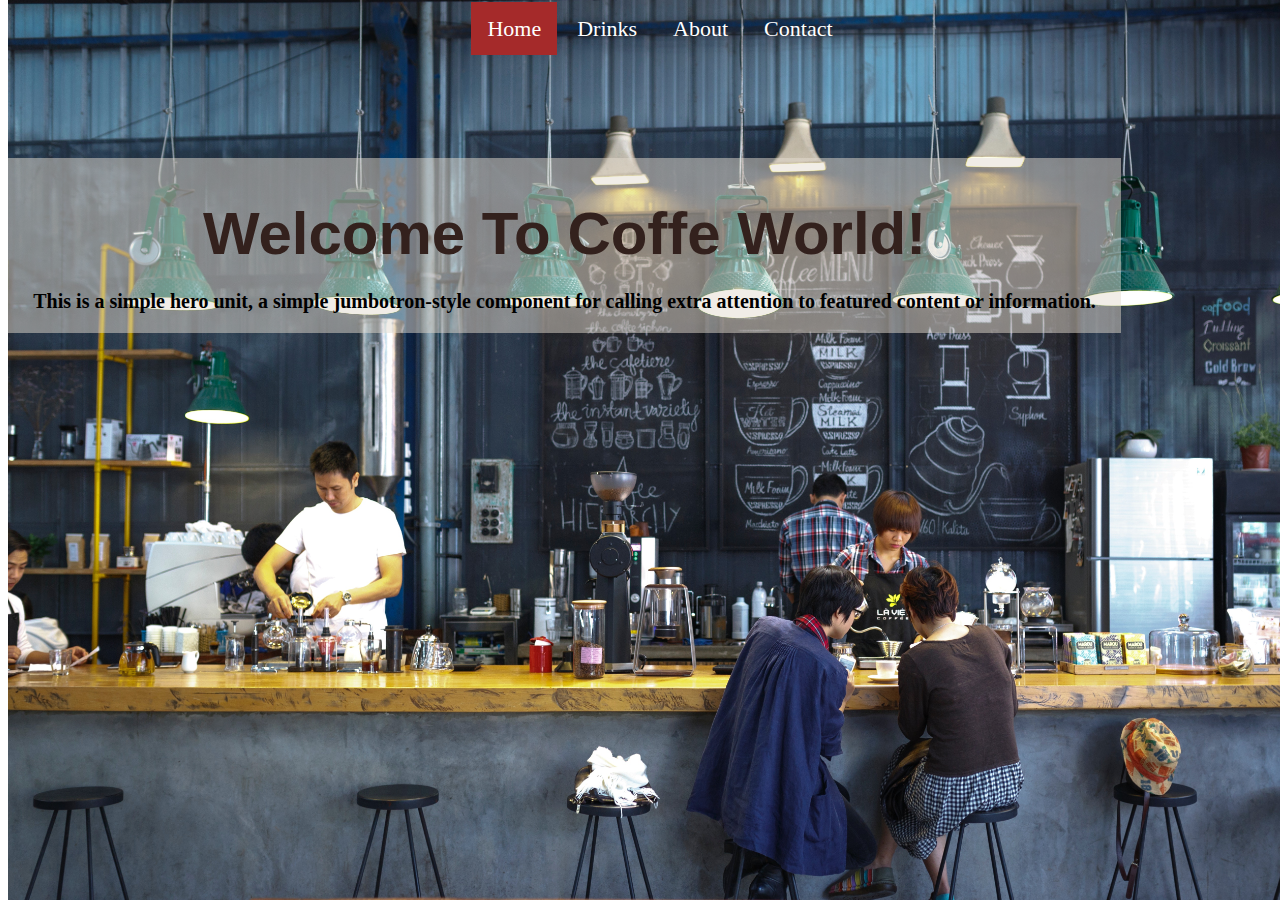
<file: css-odev1/index.html>
<!DOCTYPE html>
<html lang="tr">
  <head>
    <meta charset="UTF-8" />
    <meta http-equiv="X-UA-Compatible" content="IE=edge" />
    <meta name="viewport" content="width=device-width, initial-scale=1.0" />
    <link rel="stylesheet" href="css/style.css" />
    <title>My Products</title>
  </head>
  <body>
    <div class="bg"></div>

    <div class="navbar">
      <ul>
        <li><a class="active" href="index.html">Home</a></li>
        <li><a href="drinks.html">Drinks</a></li>
        <li><a href="about.html">About</a></li>
        <li><a href="contact.html">Contact</a></li>
      </ul>
    </div>

    <div class="jumbotron">
      <h1 class="display-4">Welcome To Coffe World!</h1>
      <p class="lead">
        This is a simple hero unit, a simple jumbotron-style component for
        calling extra attention to featured content or information.
      </p>
    </div>
  </body>
</html>
</file>
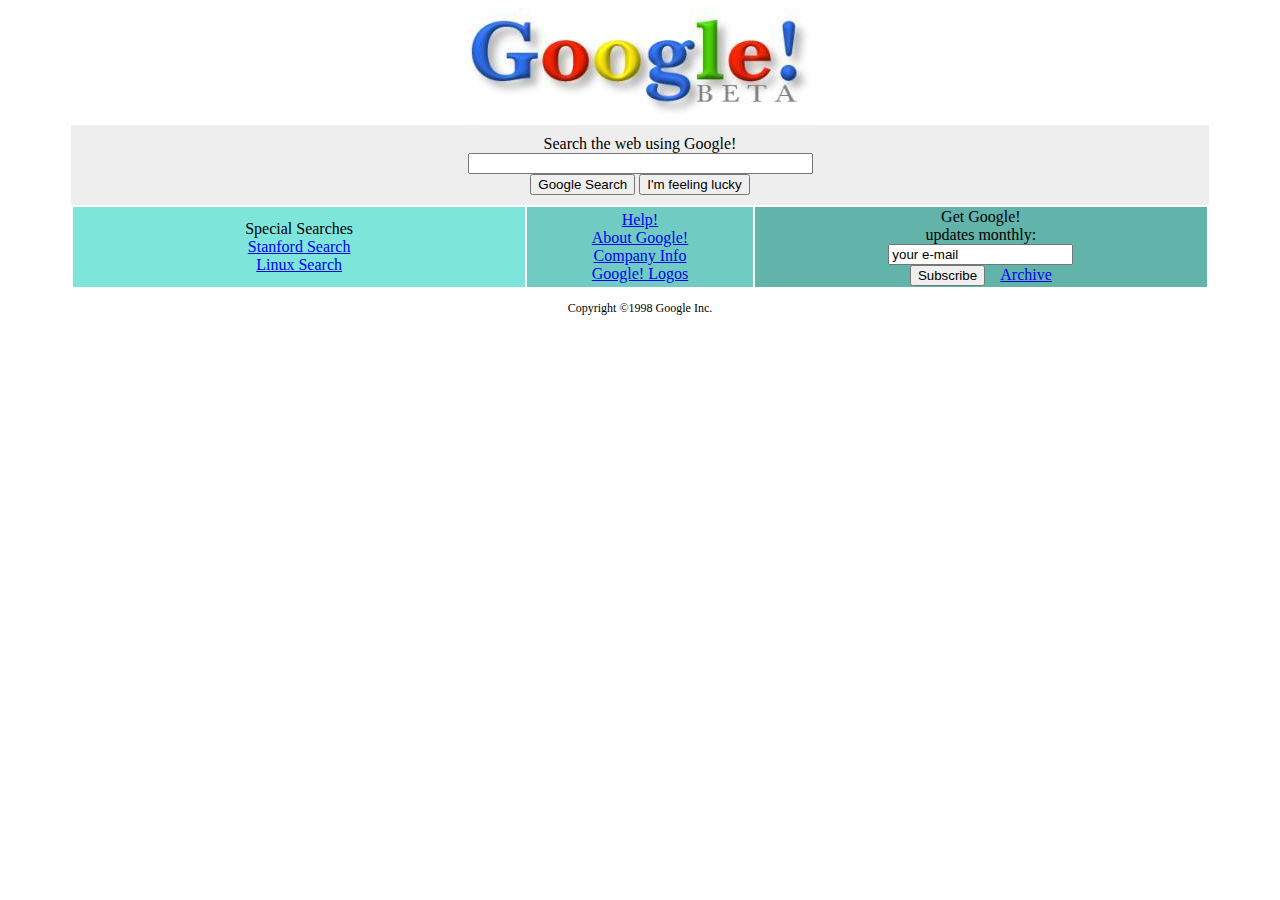
<file: css-odev2/index.html>
<!DOCTYPE html>
<html lang="en">
  <head>
    <meta charset="UTF-8" />
    <meta http-equiv="X-UA-Compatible" content="IE=edge" />
    <meta name="viewport" content="width=device-width, initial-scale=1.0" />
    <link rel="stylesheet" href="css/style.css">
    <title>Document</title>
  </head>
  <body>
   <div class="container">
    <form
    method="GET"
    action="https://web.archive.org/web/19981202230410/http://www.google.com/search"
  >
  <img src="img/google.jpg" alt="Google!" />
  <div class="form-element">
      Search the web using Google! <br />
      <input type="text" name="q" value="" size="40" /><br />
      <input type="submit" value="Google Search" />
      <input type="submit" name="sa" value="I'm feeling lucky" /><br />
  </div>
  </form>
  <table>
    <tr>
      <td>
        Special Searches<br />
        <a href="https://web.archive.org/web/19981202230410/http://www.google.com/stanford"
          >Stanford Search</a
        ><br />
        <a href="https://web.archive.org/web/19981202230410/http://www.google.com/linux"
          >Linux Search</a
        ><br />
      </td>
      <td>
        <a href="https://web.archive.org/web/19981202230410if_/http://www.google.com/help.html">Help!</a> <br />
        <a href="https://web.archive.org/web/19981202230410if_/http://www.google.com/about.html">About Google!</a> <br />
        <a href="https://web.archive.org/web/19981202230410if_/http://www.google.com/company.html">Company Info</a> <br />
        <a href="https://web.archive.org/web/19981202230410if_/http://www.google.com/stickers.html">Google! Logos</a> <br />
      </td>
      <td>
        <form
          method="GET"
          action="https://web.archive.org/web/19981202230410/http://www.findmail.com/cgi-bin/subscribe.py"
        >
          Get Google! <br />
          updates monthly: <br />
          <input type="hidden" name="listname" value="google-friends" />
          <input type="text" name="emailaddr" value="your e-mail" /> <br />
          <input type="submit" name="SubmitAction" value="Subscribe" />
          &nbsp;&nbsp;
          <a
            href="https://web.archive.org/web/19981202230410/http://www.findmail.com/list/google-friends/"
            >Archive</a
          >
        </form>
      </td>
    </tr>
  </table>

  <p class="fs-12">Copyright &copy;1998 Google Inc.</p>
   </div>
  </body>
</html>
</file>
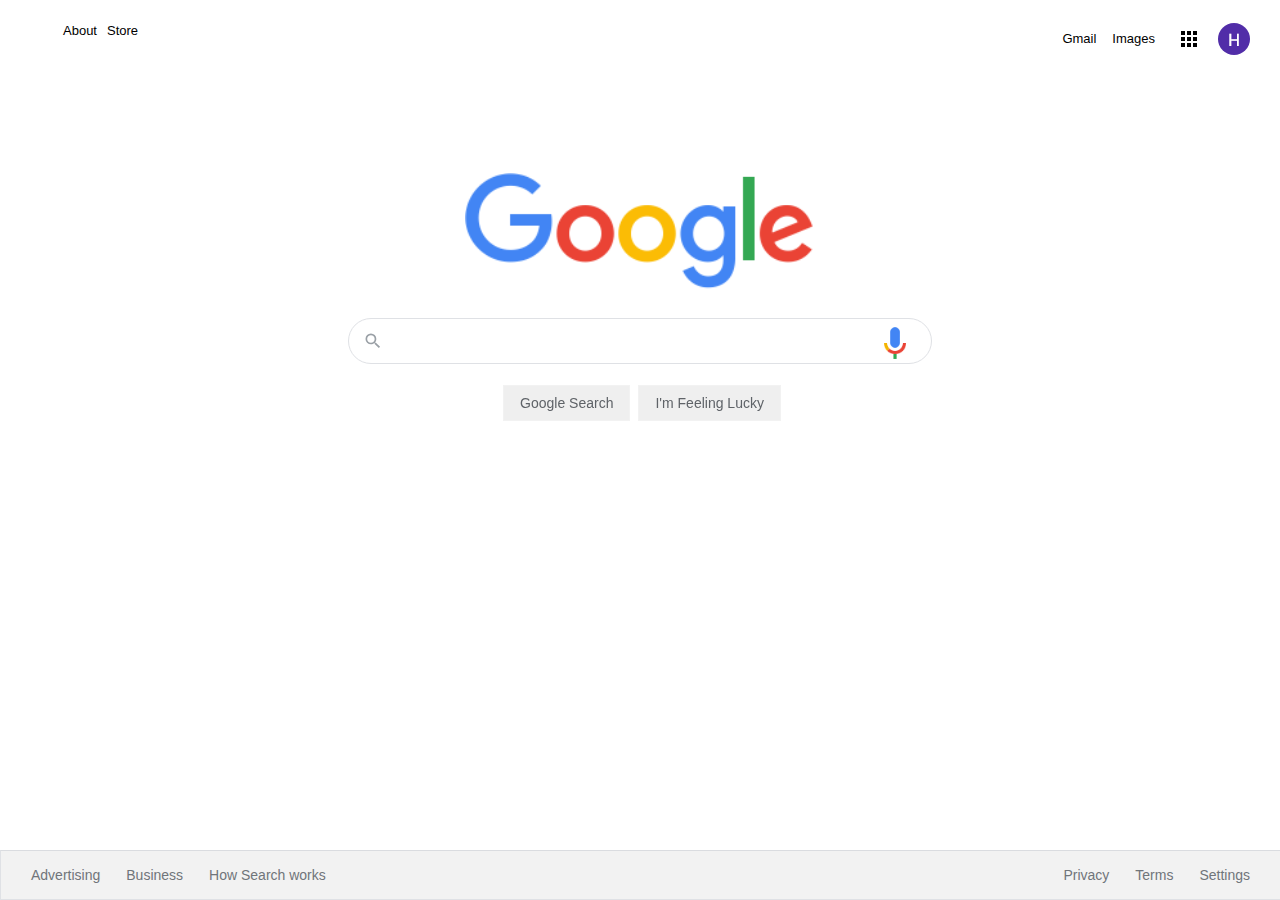
<file: css-odev3/index.html>
<!DOCTYPE html>
<html lang="en">
  <head>
    <meta charset="UTF-8" />
    <meta name="viewport" content="width=device-width, initial-scale=1.0" />
    <link rel="stylesheet" href="css/style.css" />
    <title>Google</title>
  </head>
  <body>
    <div class="panel">
      <nav>
        <ul class="header left">
          <li class="headerli">
            <a
              href="https://about.google.com"
              >About</a
            >
          </li>
          <li class="headerli">
            <a
              href="https://store.google.com"
              >Store</a
            >
          </li>
          </ul>

        <ul class="header">
          <li style="margin: 8px" class="headerli">
            <a href="https://mail.google.com/mail/?tab=wm&authuser=0&ogbl"
              >Gmail</a
            >
          </li>
          <li style="margin: 8px; margin-left: -2px;" class="headerli">
            <a
              href="https://www.google.com.tr/imghp?hl=en&tab=wi&authuser=0&ogbl"
              >Images</a
            >
          </li>
          <li style="margin: 8px" class="headerli">
            <a href="https://www.google.com.tr/intl/en/about/products?tab=wh"
              ><img src="assets/appsbutton.svg" alt="" style="width: 16px; height: 16px; margin-right: 3px;"></a
            >
          </li>

          <li class="pic headerli">
            <a href="https://www.github.com/HuseyinKaraman" target="_blank"
              ><img
                src="assets/huseyin.png"
                alt=""
                style="margin-right: 1px;"
            /></a>
          </li>
        </ul>
      </nav>
      <div class="container">
        <img
          src="assets/logo.png"
          width="350px"
          alt=""
        />
      </div>
      <div class="search-area">
        <div class="search">
          <div class="search-img">
            <span>
              <svg
                focusable="false"
                xmlns="http://www.w3.org/2000/svg"
                viewBox="0 0 24 24"
              >
                <path
                  d="M15.5 14h-.79l-.28-.27A6.471 6.471 0 0 0 16 9.5 6.5 6.5 0 1 0 9.5 16c1.61 0 3.09-.59 4.23-1.57l.27.28v.79l5 4.99L20.49 19l-4.99-5zm-6 0C7.01 14 5 11.99 5 9.5S7.01 5 9.5 5 14 7.01 14 9.5 11.99 14 9.5 14z"
                ></path>
              </svg>
            </span>
          </div>
          <div class="input-enter">
            <div class="input-area">
              <input
                type="text"
                class="input"
                maxlength="2048"
                autofocus="true"
              />
            </div>
          </div>
          <span class="voice-img">
            <a href="http://www.google.com">
              <img src="./assets/voicelogo.png" alt="">
            </a>
          </span>
        </div>
      </div>

      <div class="buttons">
        <a href=""
          ><button class="googlesearch">Google Search</button></a
        >
        <a href=""
          ><button class="feelinglucky">I'm Feeling Lucky</button></a
        >
      </div>
    </div>

    <nav>
      <ul class="footer">
        <li class="footerli">
          <a
            href="https://ads.google.com"
            >Advertising</a
          >
        </li>
        <li class="footerli">
          <a
            href="https://about.google/?utm_source=google-TR&utm_medium=referral&utm_campaign=hp-footer&fg=1"
            >Business</a
          >
        </li>
        <li class="footerli">
          <a href="https://google.com/search/howsearchworks/?fg=1"
            >How Search works</a
          >
        </li>

        <li class="footerli" style="float: right; margin-right: 35px">
          <a href="https://www.google.com/preferences?hl=en">Settings</a>
        </li>

        <li class="footerli" style="float: right">
          <a href="https://policies.google.com/terms?hl=en-TR&fg=1">Terms</a>
        </li>

        <li class="footerli" style="float: right">
          <a href="https://policies.google.com/privacy?hl=en-TR&fg=1">Privacy</a>
        </li>
      </ul>
    </nav>
  </body>
</html>
</file>
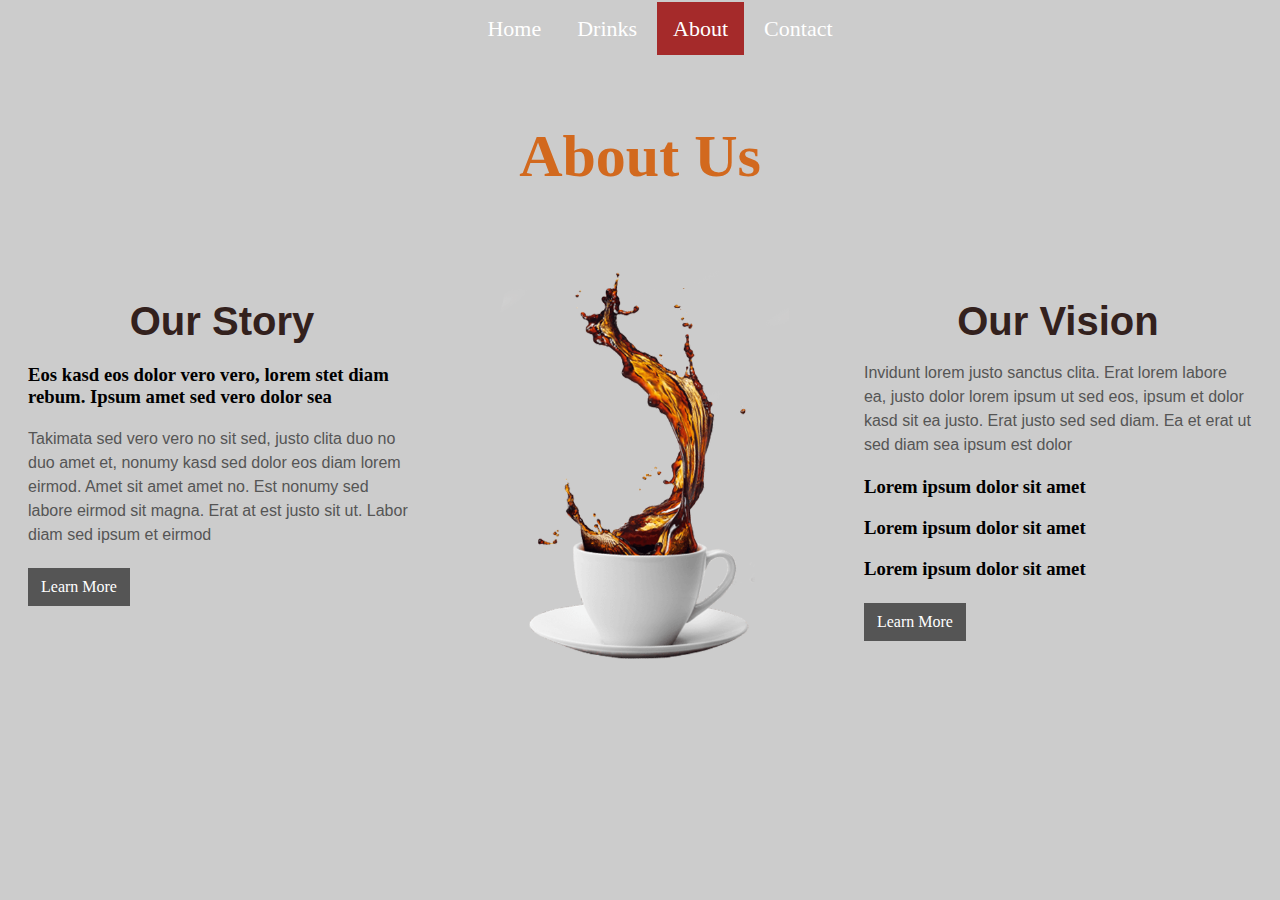
<file: css-odev1/about.html>
<!DOCTYPE html>
<html lang="en">
<head>
    <meta charset="UTF-8">
    <meta http-equiv="X-UA-Compatible" content="IE=edge">
    <meta name="viewport" content="width=device-width, initial-scale=1.0">
    <link rel="stylesheet" href="css/style.css">
    <title>About Us</title>
    <style>
        body {
            background-color: #ccc;
        }
    </style>
</head>
<body>

    <div class="navbar">
        <ul>
            <li><a href="index.html">Home</a></li>
            <li><a href="drinks.html">Drinks</a></li>
            <li><a class="active" href="about.html">About</a></li>
            <li><a href="contact.html">Contact</a></li>
        </ul>
    </div>
    
<!-- About Start -->
<div class="container-fluid">
        <div class="section-title">
            <h4>About Us</h4>
        </div>
        <div class="row">
            <div class="col-4">
                <h1>Our Story</h1>
                <h3>Eos kasd eos dolor vero vero, lorem stet diam rebum. Ipsum amet sed vero dolor sea</h3>
                <p>Takimata sed vero vero no sit sed, justo clita duo no duo amet et, nonumy kasd sed dolor eos diam lorem eirmod. Amet sit amet amet no. Est nonumy sed labore eirmod sit magna. Erat at est justo sit ut. Labor diam sed ipsum et eirmod</p>
                <a href="" class="btn">Learn More</a>
            </div>
            <div class="col-4">
                <img src="img/about.png" style="object-fit: cover;">
            </div>
            <div class="col-4">
                <h1>Our Vision</h1>
                <p>Invidunt lorem justo sanctus clita. Erat lorem labore ea, justo dolor lorem ipsum ut sed eos, ipsum et dolor kasd sit ea justo. Erat justo sed sed diam. Ea et erat ut sed diam sea ipsum est dolor</p>
                <h3><i class="fa fa-check"></i>Lorem ipsum dolor sit amet</h3>
                <h3><i class="fa fa-check"></i>Lorem ipsum dolor sit amet</h3>
                <h3><i class="fa fa-check"></i>Lorem ipsum dolor sit amet</h3>
                <a href="" class="btn">Learn More</a>
            </div>
        </div>
</div>
</body>
</html>
</file>
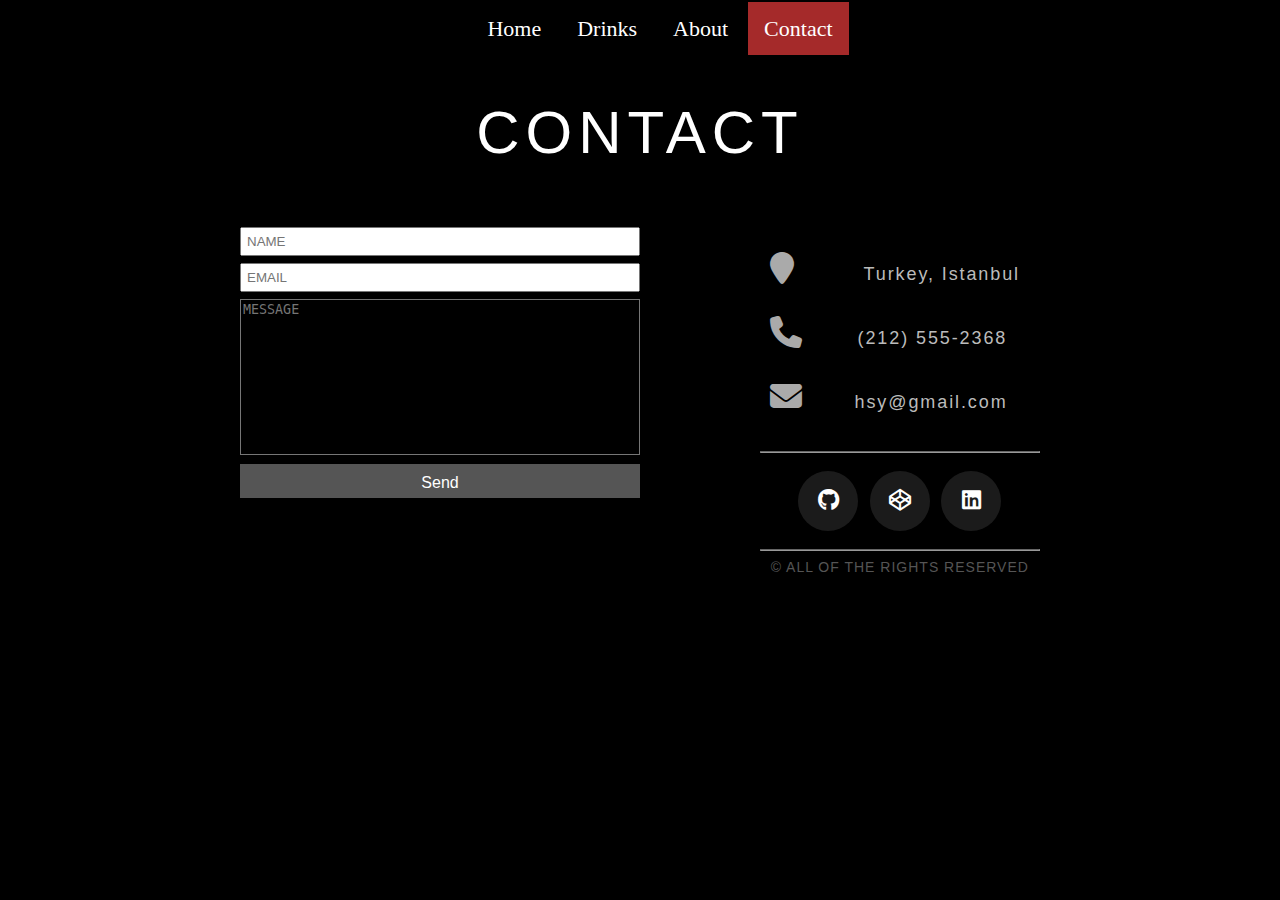
<file: css-odev1/contact.html>
<!DOCTYPE html>
<html lang="tr">
  <head>
    <meta charset="UTF-8" />
    <meta http-equiv="X-UA-Compatible" content="IE=edge" />
    <meta name="viewport" content="width=device-width, initial-scale=1.0" />
    <link
      rel="stylesheet"
      href="https://cdnjs.cloudflare.com/ajax/libs/font-awesome/6.3.0/css/all.min.css"
    />
    <link rel="stylesheet" href="css/style.css" />
    <title>My Products</title>
    <style>
      body {
        margin: 0;
        padding: 0;
        background-color: #000;
        padding-bottom: 100px;
      }
    </style>
  </head>
  <body>
    <div class="navbar">
      <ul>
        <li><a href="index.html">Home</a></li>
        <li><a href="drinks.html">Drinks</a></li>
        <li><a href="about.html">About</a></li>
        <li><a class="active" href="contact.html">Contact</a></li>
      </ul>
    </div>

    <section id="contact">
      <h1 class="section-header">Contact</h1>

      <div class="contact-wrapper">
        <form id="contact-form">
          <input
            type="text"
            class="form-control"
            id="name"
            placeholder="NAME"
            name="name"
          />

          <input
            type="email"
            id="email"
            class="form-control"
            placeholder="EMAIL"
            name="email"
          />

          <textarea rows="10" placeholder="MESSAGE" name="message"></textarea>

          <button class="btn btn-primary send-button" id="submit" type="submit">
            Send
          </button>
        </form>

        <div class="direct-contact-container">
          <ul class="contact-list">
            <li class="list-item">
              <i class="fa fa-map-marker fa-2x">
                <span class="contact-text place">Turkey, Istanbul</span></i
              >
            </li>

            <li class="list-item">
              <i class="fa fa-phone fa-2x"
                ><span class="contact-text phone"
                  ><a href="tel:1-212-555-5555" title="Give me a call"
                    >(212) 555-2368</a
                  ></span
                ></i
              >
            </li>

            <li class="list-item">
              <i class="fa fa-envelope fa-2x"
                ><span class="contact-text gmail"
                  ><a href="mailto:hsy.krmn@gmail.com" title="Send me an email"
                    >hsy@gmail.com</a
                  ></span
                ></i
              >
            </li>
          </ul>

          <hr />
          <ul class="social-media-list">
            <li>
              <a href="#" target="_blank" class="contact-icon">
                <i class="fa-brands fa-github"></i
              ></a>
            </li>
            <li>
              <a href="#" target="_blank" class="contact-icon">
                <i class="fa-brands fa-codepen"></i
              ></a>
            </li>
            <li>
              <a href="#" target="_blank" class="contact-icon">
                <i class="fa-brands fa-linkedin"></i>
              </a>
            </li>
          </ul>
          <hr />

          <div class="copyright">&copy; ALL OF THE RIGHTS RESERVED</div>
        </div>
      </div>
    </section>
  </body>
</html>
</file>
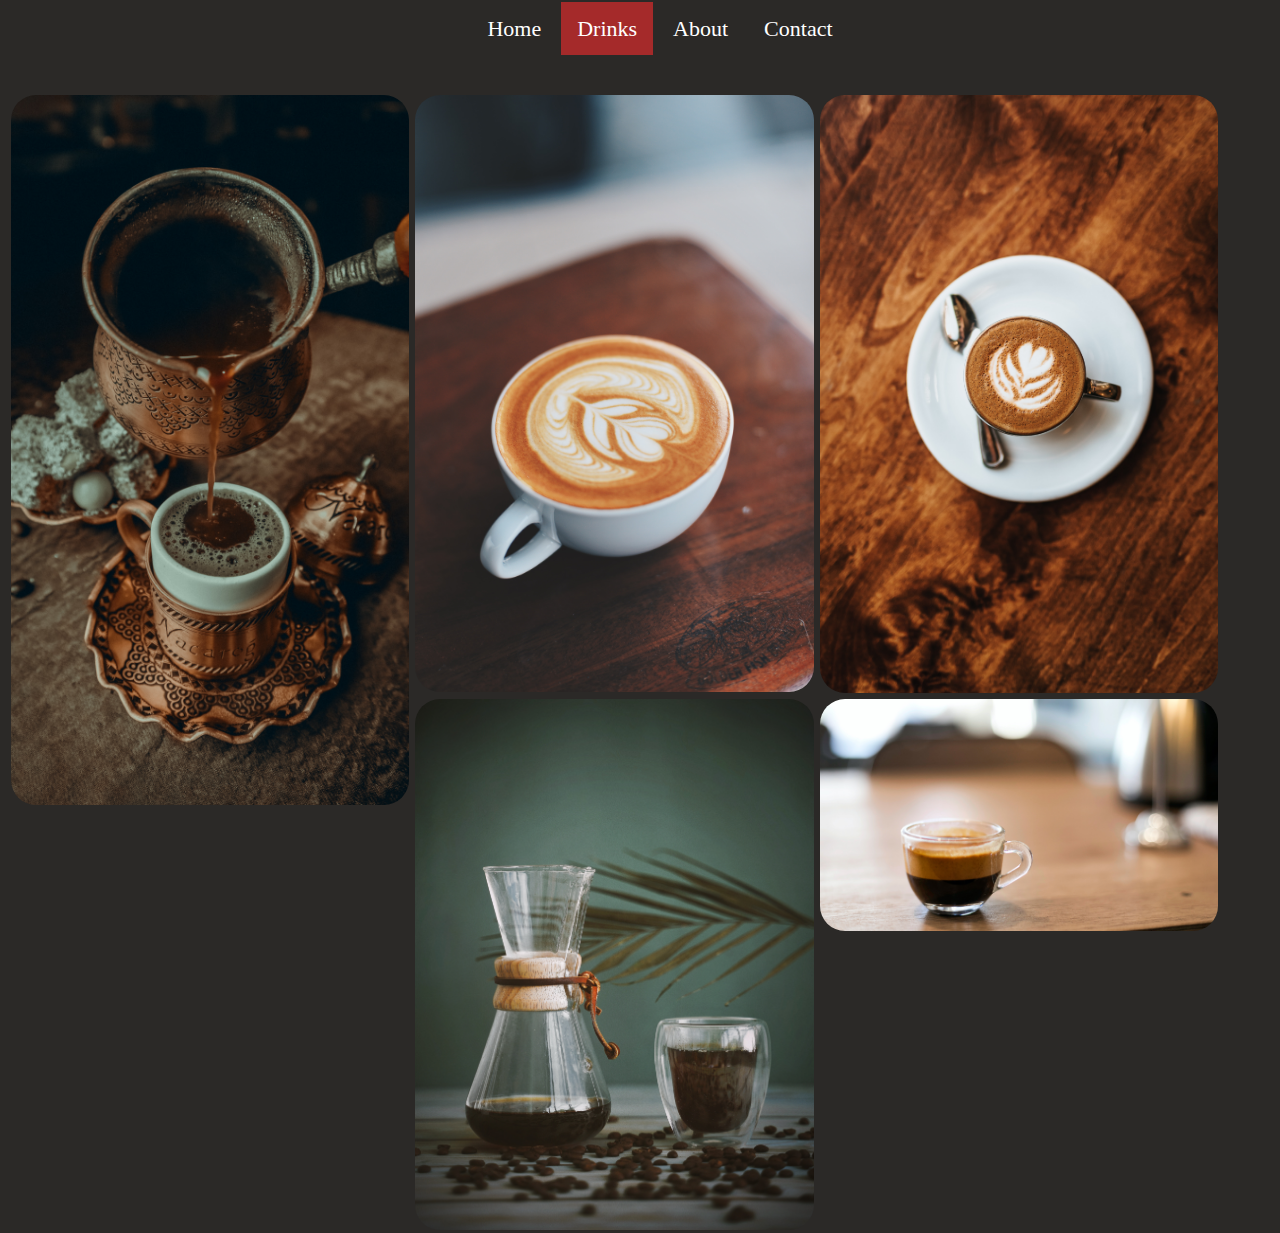
<file: css-odev1/drinks.html>
<!DOCTYPE html>
<html lang="en">
  <head>
    <meta charset="UTF-8" />
    <meta http-equiv="X-UA-Compatible" content="IE=edge" />
    <meta name="viewport" content="width=device-width, initial-scale=1.0" />
    <link rel="stylesheet" href="css/style.css" />
    <title>Products</title>
    <style>
      body,
      html {
        background: #2b2927;
      }
    </style>
  </head>
  <body>
    <div class="navbar">
      <ul>
        <li><a href="index.html">Home</a></li>
        <li><a class="active" href="drinks.html">Drinks</a></li>
        <li><a href="about.html">About</a></li>
        <li><a href="contact.html">Contact</a></li>
      </ul>
    </div>
    
    <div class="container-all">
      <div class="container">
        <img src="img/turkish-coffee.jpg" alt="" />
        <span class="title">Turkish coffee</span>
      </div>
      <div class="container">
        <img src="img/latte.jpg" alt="" />
        <span class="title">Latte</span>
      </div>
      <div class="container">
        <img src="img/mocha.jpg" alt="" />
        <span class="title">Mocha</span>
      </div>
      <div class="container">
        <img src="img/filter-coffee.jpg" alt="" />
        <span class="title">Filter Coffee</span>
      </div>
      <div class="container">
        <img src="img/americano.jpg" alt="" />
        <span class="title">Americano</span>
      </div>
    </div>
  </body>
</html>
</file>
<file: css-odev1/css/style.css>
* {
  box-sizing: border-box;
}
.navbar ul {
  text-align: center;
}
.navbar li {
  list-style-type: none;
  display: inline-block;
}

.navbar li a {
  color: rgb(255, 255, 255);
  padding: 14px 16px;
  margin:0;
  font-size: 22px;
  text-decoration: none;
}

.navbar li a:hover {
  background-color: burlywood;
}
.navbar .active {
  background-color: brown;
}

.bg {
    background-image: url("../img/background.jpg");
    background-size: cover;
    height: 100vh;
    width: 100vw;
    position: absolute;
    z-index: -1;
    top: 0;
    background-repeat: repeat-y;
    margin-bottom: 100px;
}

.display-4 {
    font-size: 60px;
    font-weight: bolder;
}

.lead {
    font-size: 20px;
    font-weight: bolder;
}


.jumbotron {
    display: inline-block;
    padding: 0 2%;
    margin-top : 100px;
    background-color: rgba(228, 220, 207, 0.5);
}

.my-4 {
    margin-top: 5px;
    margin-bottom: 5px;
}

h1{
  text-align: center;
  color:white;
}



/******************************* Drinks Page **************************************/


.container-all{
  width: fit-content;
  margin: 50px auto;
  height: auto;
}

.container{
  width: calc(32% - 6px);
  overflow:hidden;
  margin: 3px;
  display:block;
  position:relative;
  float:left;
  border-radius: 25px;
}

img{
  width: 100%;
  transition-duration: .3s;
  max-width: 100%;
  display:block;
  overflow:hidden;
  cursor:pointer;
}

.title{
  position:absolute;
  display:block;
  cursor:pointer;
  top: 30%;
  display: none;
  left: 50%;
  margin-right: -50%;
  text-align: center;
  font-weight: bold;
  font-size: 1.6em;
  text-shadow: 1px 5px 10px black;
  transition-duration: .3s;
}

.container:hover img{
  transform: scale(1.2);
  transition-duration: .3s;
  filter: grayscale(50%);
  opacity: .7;
}
.container:hover .title{
  color:white;
  display: block;
  transition-duration: .3s;
}

/******************************* Contact Page **************************************/

#contact {
  width: 100%;
  height: 100%;
}

.section-header {
  text-align: center;
  margin: 0 auto;
  padding: 40px 0;
  font: 300 60px 'Oswald', sans-serif;
  color: #fff;
  text-transform: uppercase;
  letter-spacing: 6px;
}

.contact-wrapper {
  display: flex;
  flex-direction: row;
  justify-content: space-between;
  margin: 0 auto;
  padding: 20px;
  position: relative;
  max-width: 840px;
}

#contact-form {
  width: 50%;
}

textarea {
  width: 100%;
  background-color: #000;
  color: #fff;
  resize: none;
}

.form-control {
  width: 100%;
  display: block;
  margin-bottom: 7px;
  padding: 5px;
}

.send-button {
  margin-top: 15px;
  height: 34px;
  width: 100%;
  overflow: hidden;
  cursor: pointer;
}

.send-text {
  display: block;
  margin-top: 10px;
  font: 700 12px 'Lato', sans-serif;
  letter-spacing: 2px;
}


/* Begin Right Contact Page */
.direct-contact-container {
  max-width: 400px;
}

/* Location, Phone, Email Section */
.contact-list {
  list-style-type: none;
  margin-left: -30px;
  padding-right: 20px;
}

.list-item {
  line-height: 4;
  color: #aaa;
}

.contact-text {
  font: 300 18px 'Lato', sans-serif;
  letter-spacing: 1.9px;
  color: #bbb;
  cursor: pointer;
}

.place {
  margin-left: 62px;
}

.phone {
  margin-left: 56px;
}

.gmail {
  margin-left: 53px;
}

.fa {
  cursor: pointer;
}

.contact-text a {
  color: #bbb;
  text-decoration: none;
  transition-duration: 0.2s;
}

.contact-text a:hover {
  color: #fff;
  text-decoration: none;
}


/* Social Media Icons */
.social-media-list {
  position: relative;
  font-size: 22px;
  text-align: center;
  width: 100%;
  margin: 0 auto;
  padding: 0;
}

.social-media-list li a {
  color: #fff;
}

.social-media-list li {
  position: relative; 
  display: inline-block;
  height: 60px;
  width: 60px;
  margin: 10px 3px;
  line-height: 60px;
  border-radius: 50%;
  color: #fff;
  background-color: rgb(27,27,27);
  cursor: pointer; 
}

.social-media-list li:hover {
  background-color: #fff; 
}

.social-media-list li:hover a {
  color: #000;
}

.copyright {
  font: 200 14px 'Oswald', sans-serif;
  color: #555;
  letter-spacing: 1px;
  text-align: center;
}

hr {
  border-color: rgba(255,255,255,.6);
}


/************ ABOUT PAGE *********************/
.container-fluid {
  width: 100%;
  padding-right: 20px;
  padding-left: 20px;
  margin-right: auto;
  margin-left: auto;
}

.row {
  display: flex;
  flex-wrap: wrap;
  margin-right: -15px;
  margin-left: -15px;
}

.col-4 {
  position: relative;
  flex: 0 0 33.33333%;
  max-width: 33.33333%;
  padding-right: 15px;
  padding-left: 15px;
}

.section-title {
  position: relative;
  padding: 0;
  text-align: center;
  font-size: 60px;
  color: chocolate;
}


.btn {
  display: inline-block;
  font-weight: 400;
  color: white;
  text-align: center;
  vertical-align: middle;
  user-select: none;
  background-color: transparent;
  border: 1px solid transparent;
  padding: 0.375rem 0.75rem;
  font-size: 1rem;
  line-height: 1.5;
  border-radius: 0;
  text-decoration: none;
  background-color: #555555;
  margin-top: 5px;
}

.col-4 p {
  font-family: "Montserrat",sans-serif;
  font-size: 1rem;
  font-weight: 400;
  line-height: 1.5;
  color: #555;
  text-align: left;
}

h1 {
  margin-bottom: .5rem;
  font-size: 40px;
  font-family: "Roboto",sans-serif;
  font-weight: 700;
  line-height: 1.2;
  color: #33211D;
}
</file>
<file: css-odev2/css/style.css>
.container {
    margin: 0 auto;
    width: 90%;
    text-align: center;
}

.form-element {
    background-color: #EEEEEE;
    padding: 10px;
}


table {
    width: 100%;
}

td:first-child {
    width: 40%;
    background-color: #7EE5DA;
}
td:nth-child(2) {
    width: 20%;
    background-color: #70CCC2;
}

td:last-child {
    width: 40%;
    background-color: #62B3AA;
}


.fs-12 {
    font-size: 12px;
}
</file>
<file: css-odev3/css/style.css>
.panel nav {
  display: flex;
  justify-content: space-between;
}

.header {
  display: flex;
  list-style-type: none;
  margin: 10px;
  overflow: hidden;
  margin-right: 16px;
  font-family: arial, sans-serif;
  font-size: 13px;
}

.headerli a {
  display: block;
  color: black;
  text-align: center;
  padding: 5px 5px;
  text-decoration: none;
}

.headerli a:hover {
  text-decoration: underline;
}

.pic img {
  /* fotoğrafın kenarlarını yarıçap özelliği ile düzenleyiniz. */
  border-radius: 50%;
}

.container {
  text-align: center;
  margin: 100px;
}

.search-area {
  background: #fff;
  display: flex;
  border: 1px solid #dfe1e5;
  box-shadow: none;
  z-index: 3;
  height: 44px;
  margin: 0 auto;
  margin-top: -77px;
  width: 582px;
  /* Arama yapılacak alanın kenarlarını yarıçap özelliği ile düzenleyiniz. */
  border-radius: 24px;
}

.search-area:hover {
  box-shadow: 0 2px 3px 0 rgba(0,0,0,0.24), 0 2px 5px 0 rgba(0,0,0,0.19);
  }

.search {
  flex: 1;
  display: flex;
  padding: 5px 8px 0 16px;
  padding-left: 14px;
}

.search-img {
  display: flex;
  align-items: center;
  padding-right: 13px;
  margin-top: -5px;
}

.search-img span {
  color: #9aa0a6;
  height: 20px;
  width: 20px;
  margin-top: 0px;
  display: inline-block;
  fill: currentColor;
  line-height: 24px;
  position: relative;
}

.voice-img img {
  width: 80%;
}

.input-enter {
  display: flex;
  flex: 1;
  flex-wrap: wrap;
}

.input-area {
  color: transparent;
  flex: 100%;
  white-space: pre;
  font: 16px arial, sans-serif;
  line-height: 34px;
  height: 34px !important;
  display: block;
}

.input {
  margin: 0;
  padding: 0;
  color: rgba(0, 0, 0, 0.87);
  word-wrap: break-word;
  outline: none;
  display: flex;
  flex: 100%;
  margin-top: -68px;
  font: 16px arial, sans-serif;
  line-height: 34px;
  height: 34px !important;
  text-rendering: auto;
  letter-spacing: normal;
  word-spacing: normal;
  text-transform: none;
  text-indent: 0px;
  text-shadow: none;
  text-align: start;
  appearance: textfield;
  cursor: text;
  /*  Arama alanında yazı yazılan yerin genişliği 480px olmalı ve kenarlığı olmamalı. */
  width: 480px;
  border: none;
}

/*
  Buttonları ortaya alıp üstünden ve sağından boşluklar veriniz. Button kenarları 1px kalın #f2f2f2 renginde olmalı. Yazı tipi Arial, yazı rengi #5f6368, yazı boyutu 14px olmalı. Button yüksekliği 36px olmalı.
*/

button {
  font-family: Arial, Helvetica, sans-serif;
  border: 1px solid #f2f2f2;
  color: #5f6368;
  font-size: 14px;
  height: 36px;
}

.buttons {
  text-align: center;
  margin-top: 10px;
}

.googlesearch {
  margin: 11px 4px;
  padding: 8px 16px;
  min-width: 54px;
  text-align: center;
  cursor: pointer;
  user-select: none;
}

.googlesearch:hover {
   border: 1px solid #ccc;
    background-color: #fff;
}


.feelinglucky {
  padding: 8px 16px;
  min-width: 54px;
  text-align: center;
  cursor: pointer;
  user-select: none;
}

.feelinglucky:hover {
  border: 1px solid #ccc;
  background-color: #fff;
}

.footer {
  margin: 0;
  padding: 0;
  overflow: hidden;
  border: 1px solid #dfe1e5;
  border-top: 1px solid #dadce0;
  position: fixed;
  bottom: 0;
  width: 100%;
  margin-left: -8px;
  line-height: 20px;
  list-style-type: none; /*  Footerda liste noktalarını ortadan kaldırın. */
  background-color: #f2f2f2; /* Footerda arkaplan rengini #f2f2f2 yapınız */
}

.footerli {
  float: left;
}

.footerli a {
  display: block;
  color: #70757a;
  text-align: center;
  padding: 14px 16px;
  text-decoration: none;
  font-family: arial, sans-serif;
  font-size: 14px;
  margin-left: 14px;
  margin-right: -20px;
}

.footerli a:hover {
  text-decoration: underline;
}
</file>
